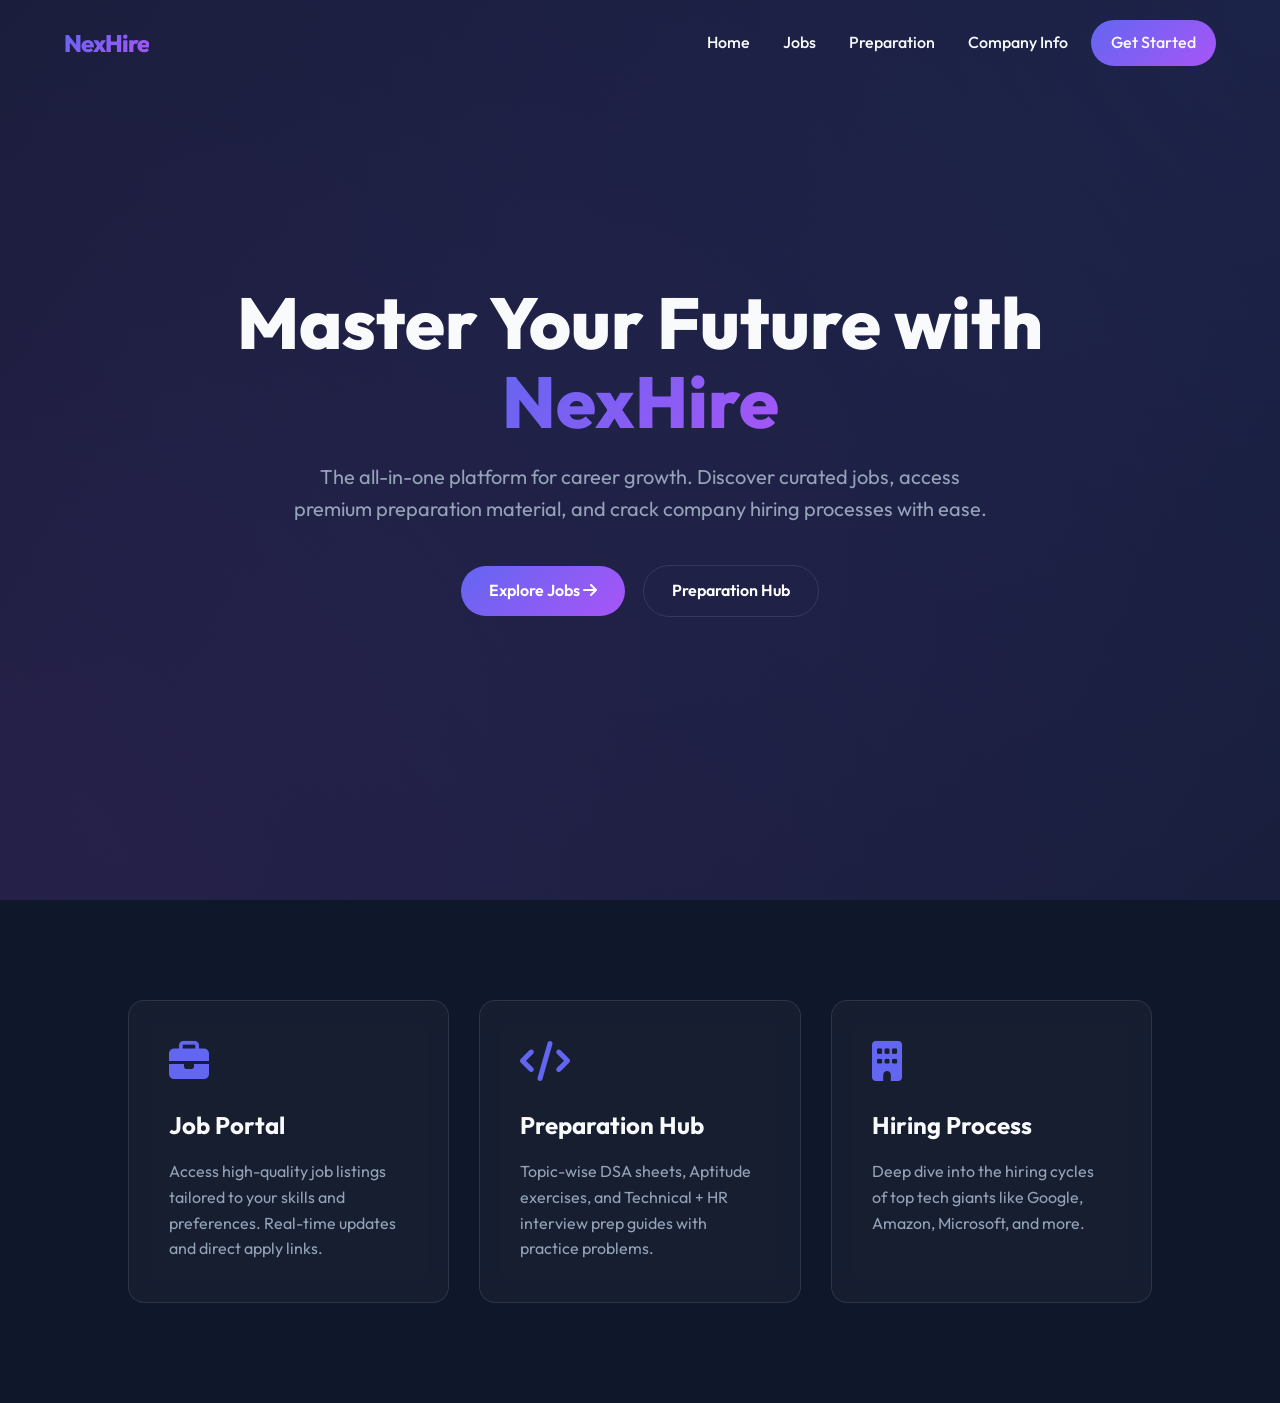
<file: index.html>
<!DOCTYPE html>
<html lang="en">
<head>
    <meta charset="UTF-8">
    <meta name="viewport" content="width=device-width, initial-scale=1.0">
    <title>NexHire | Elite Job Portal & Preparation</title>
    <!-- Google Fonts -->
    <link rel="preconnect" href="https://fonts.googleapis.com">
    <link rel="preconnect" href="https://fonts.gstatic.com" crossorigin>
    <link href="https://fonts.googleapis.com/css2?family=Outfit:wght@300;400;600;800&family=Inter:wght@400;500;700&display=swap" rel="stylesheet">
    <!-- Font Awesome -->
    <link rel="stylesheet" href="https://cdnjs.cloudflare.com/ajax/libs/font-awesome/6.4.0/css/all.min.css">
    <link rel="stylesheet" href="css/styles.css">
    <style>
        .hero {
            height: 100vh;
            display: flex;
            align-items: center;
            justify-content: center;
            flex-direction: column;
            text-align: center;
            padding: 0 5%;
            background: radial-gradient(circle at top right, rgba(99, 102, 241, 0.15), transparent),
                        radial-gradient(circle at bottom left, rgba(168, 85, 247, 0.15), transparent);
        }

        .hero h1 {
            font-size: 4.5rem;
            line-height: 1.1;
            margin-bottom: 20px;
            font-weight: 800;
        }

        .hero p {
            font-size: 1.25rem;
            color: var(--text-muted);
            max-width: 700px;
            margin-bottom: 40px;
        }

        .features {
            display: grid;
            grid-template-columns: repeat(auto-fit, minmax(300px, 1fr));
            gap: 30px;
            padding: 100px 10%;
        }

        .feature-card {
            padding: 40px;
            transition: all 0.4s cubic-bezier(0.175, 0.885, 0.32, 1.275);
            cursor: pointer;
            text-decoration: none;
            color: inherit;
            display: block;
        }

        .feature-card:hover {
            transform: translateY(-15px);
            border-color: var(--primary);
            box-shadow: 0 20px 40px rgba(0, 0, 0, 0.3);
        }

        .feature-card i {
            font-size: 2.5rem;
            margin-bottom: 25px;
            color: var(--primary);
        }

        .feature-card h3 {
            font-size: 1.5rem;
            margin-bottom: 15px;
        }

        .feature-card p {
            color: var(--text-muted);
        }
    </style>
</head>
<body>
    <nav id="navbar">
        <div class="logo gradient-text">NexHire</div>
        <div class="nav-links">
            <a href="index.html">Home</a>
            <a href="jobs.html">Jobs</a>
            <a href="prep.html">Preparation</a>
            <a href="company.html">Company Info</a>
            <a href="prep.html#dsa" class="btn-primary" style="padding: 10px 20px; margin-left: 20px;">Get Started</a>
        </div>
    </nav>

    <header class="hero">
        <h1 class="fade-in">Master Your Future with <br><span class="gradient-text">NexHire</span></h1>
        <p class="fade-in" style="animation-delay: 0.2s;">
            The all-in-one platform for career growth. Discover curated jobs, access premium preparation material, and crack company hiring processes with ease.
        </p>
        <div class="fade-in" style="animation-delay: 0.4s;">
            <a href="jobs.html" class="btn-primary">Explore Jobs <i class="fas fa-arrow-right"></i></a>
            <a href="prep.html" class="btn-primary" style="background: transparent; border: 1px solid var(--glass-border); margin-left: 15px;">Preparation Hub</a>
        </div>
    </header>

    <section class="features">
        <a href="jobs.html" class="feature-card glass fade-in" style="animation-delay: 0.6s;">
            <i class="fas fa-briefcase"></i>
            <h3>Job Portal</h3>
            <p>Access high-quality job listings tailored to your skills and preferences. Real-time updates and direct apply links.</p>
        </a>
        <a href="prep.html" class="feature-card glass fade-in" style="animation-delay: 0.8s;">
            <i class="fas fa-code"></i>
            <h3>Preparation Hub</h3>
            <p>Topic-wise DSA sheets, Aptitude exercises, and Technical + HR interview prep guides with practice problems.</p>
        </a>
        <a href="company.html" class="feature-card glass fade-in" style="animation-delay: 1.0s;">
            <i class="fas fa-building"></i>
            <h3>Hiring Process</h3>
            <p>Deep dive into the hiring cycles of top tech giants like Google, Amazon, Microsoft, and more.</p>
        </a>
    </section>

    <script src="js/main.js"></script>
</body>
</html>
</file>
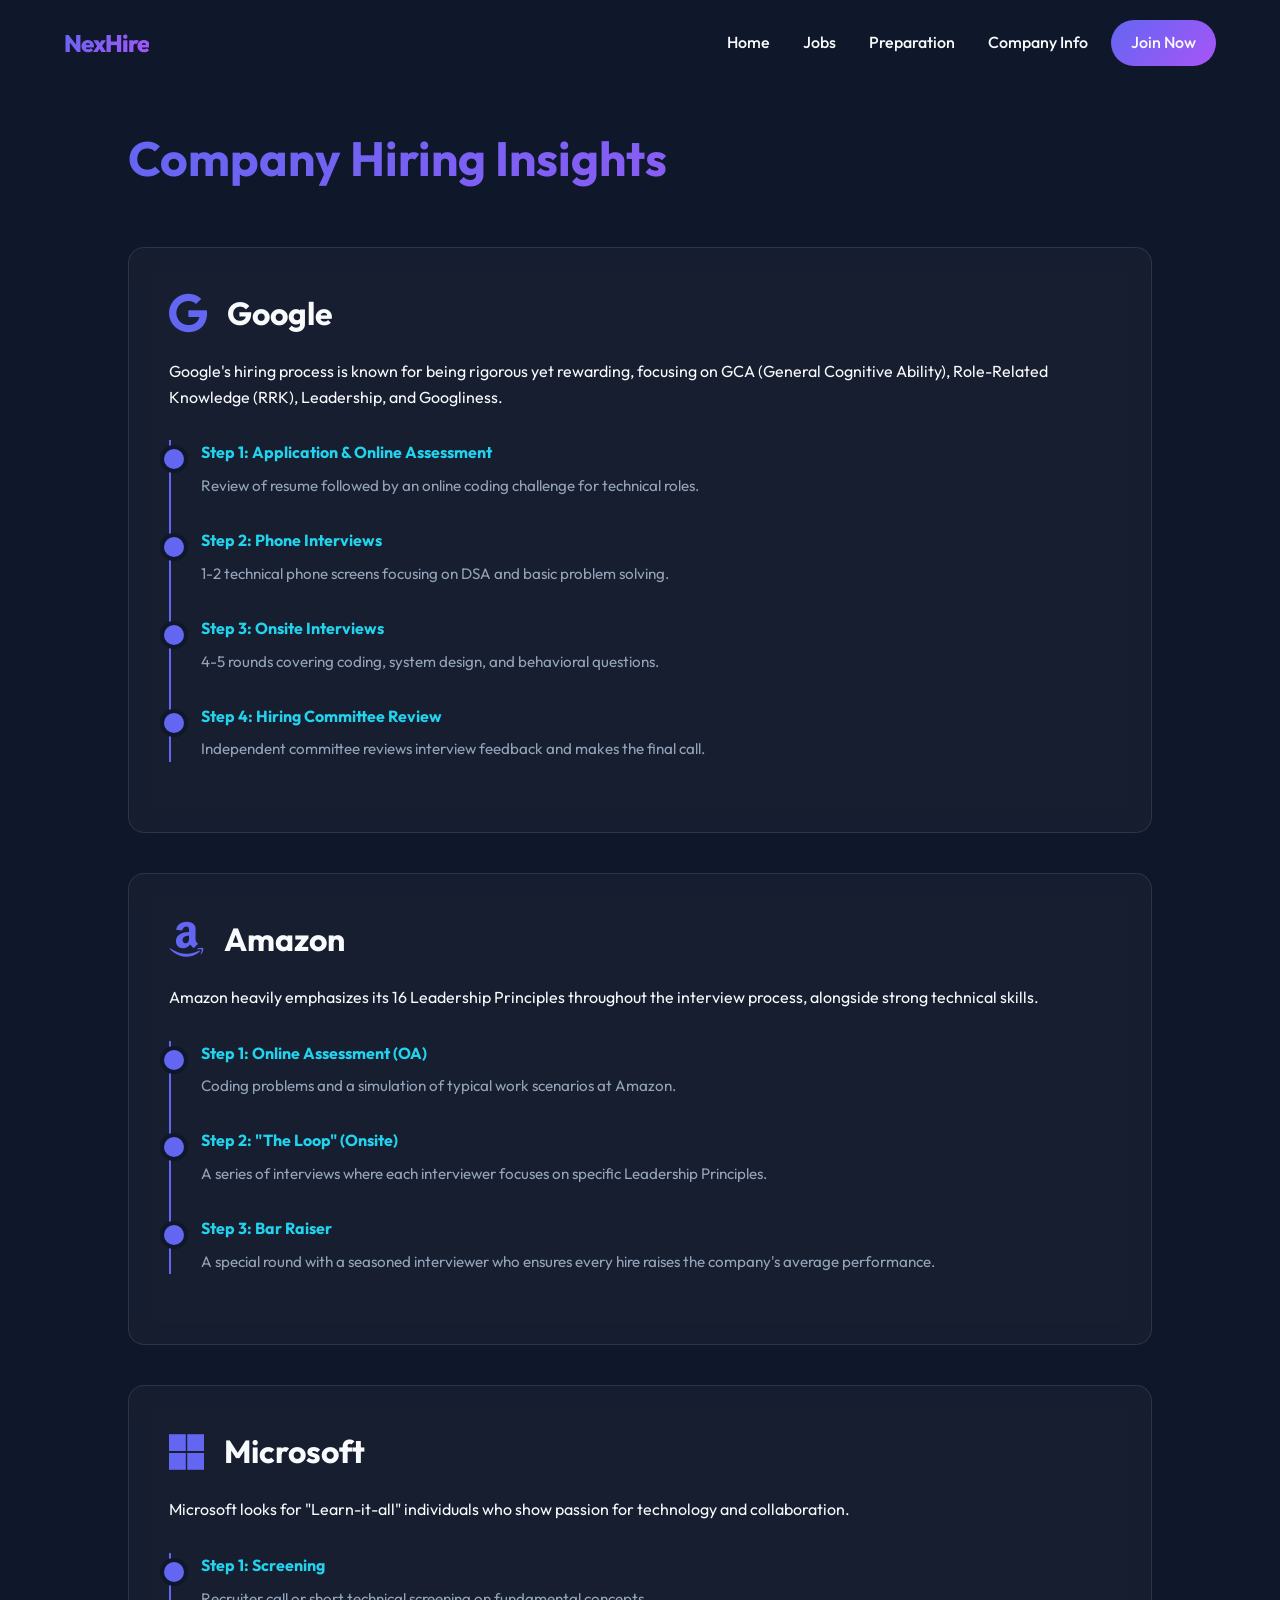
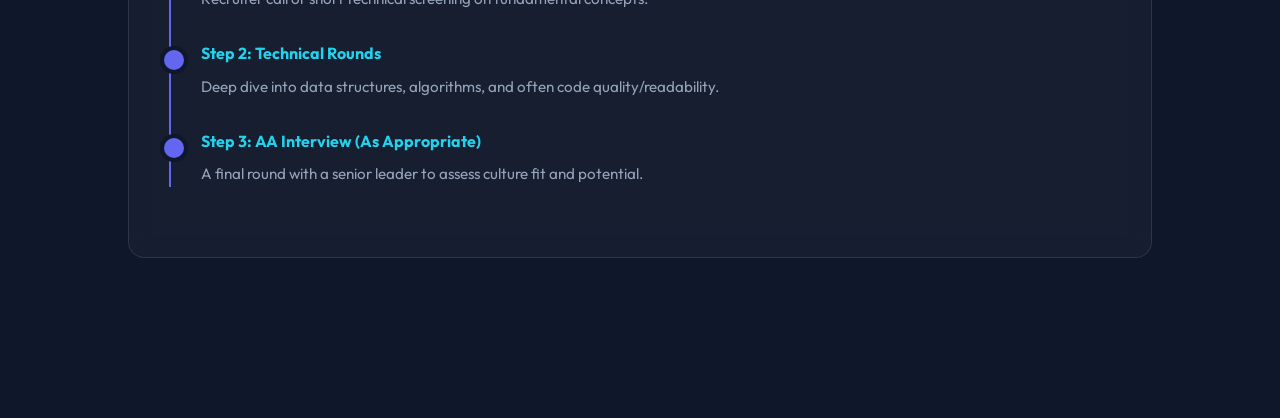
<file: company.html>
<!DOCTYPE html>
<html lang="en">

<head>
    <meta charset="UTF-8">
    <meta name="viewport" content="width=device-width, initial-scale=1.0">
    <title>Company Hiring Process | NexHire</title>
    <link rel="preconnect" href="https://fonts.googleapis.com">
    <link rel="preconnect" href="https://fonts.gstatic.com" crossorigin>
    <link
        href="https://fonts.googleapis.com/css2?family=Outfit:wght@300;400;600;800&family=Inter:wght@400;500;700&display=swap"
        rel="stylesheet">
    <link rel="stylesheet" href="https://cdnjs.cloudflare.com/ajax/libs/font-awesome/6.4.0/css/all.min.css">
    <link rel="stylesheet" href="css/styles.css">
    <style>
        .company-container {
            padding: 120px 10%;
        }

        .company-card {
            padding: 40px;
            margin-bottom: 40px;
        }

        .process-steps {
            position: relative;
            margin-top: 30px;
            padding-left: 30px;
            border-left: 2px solid var(--primary);
        }

        .step {
            position: relative;
            margin-bottom: 30px;
        }

        .step::before {
            content: '';
            position: absolute;
            left: -41px;
            top: 5px;
            width: 20px;
            height: 20px;
            background: var(--primary);
            border-radius: 50%;
            border: 4px solid var(--bg-dark);
        }

        .step h4 {
            color: var(--accent);
            margin-bottom: 8px;
        }

        .step p {
            color: var(--text-muted);
            font-size: 0.95rem;
        }

        .company-header {
            display: flex;
            align-items: center;
            gap: 20px;
            margin-bottom: 20px;
        }

        .company-header i {
            font-size: 2.5rem;
            color: var(--primary);
        }

        .company-header h2 {
            font-size: 2rem;
        }
    </style>
</head>

<body>
    <nav id="navbar" class="scrolled">
        <div class="logo gradient-text">NexHire</div>
        <div class="nav-links">
            <a href="index.html">Home</a>
            <a href="jobs.html">Jobs</a>
            <a href="prep.html">Preparation</a>
            <a href="company.html">Company Info</a>
            <a href="prep.html#dsa" class="btn-primary" style="padding: 10px 20px; margin-left: 20px;">Join Now</a>
        </div>
    </nav>

    <div class="company-container">
        <h1 class="gradient-text" style="font-size: 3rem; margin-bottom: 50px;">Company Hiring Insights</h1>

        <!-- Google -->
        <div class="company-card glass fade-in">
            <div class="company-header">
                <i class="fab fa-google"></i>
                <h2>Google</h2>
            </div>
            <p>Google's hiring process is known for being rigorous yet rewarding, focusing on GCA (General Cognitive
                Ability), Role-Related Knowledge (RRK), Leadership, and Googliness.</p>

            <div class="process-steps">
                <div class="step">
                    <h4>Step 1: Application & Online Assessment</h4>
                    <p>Review of resume followed by an online coding challenge for technical roles.</p>
                </div>
                <div class="step">
                    <h4>Step 2: Phone Interviews</h4>
                    <p>1-2 technical phone screens focusing on DSA and basic problem solving.</p>
                </div>
                <div class="step">
                    <h4>Step 3: Onsite Interviews</h4>
                    <p>4-5 rounds covering coding, system design, and behavioral questions.</p>
                </div>
                <div class="step">
                    <h4>Step 4: Hiring Committee Review</h4>
                    <p>Independent committee reviews interview feedback and makes the final call.</p>
                </div>
            </div>
        </div>

        <!-- Amazon -->
        <div class="company-card glass fade-in">
            <div class="company-header">
                <i class="fab fa-amazon"></i>
                <h2>Amazon</h2>
            </div>
            <p>Amazon heavily emphasizes its 16 Leadership Principles throughout the interview process, alongside strong
                technical skills.</p>

            <div class="process-steps">
                <div class="step">
                    <h4>Step 1: Online Assessment (OA)</h4>
                    <p>Coding problems and a simulation of typical work scenarios at Amazon.</p>
                </div>
                <div class="step">
                    <h4>Step 2: "The Loop" (Onsite)</h4>
                    <p>A series of interviews where each interviewer focuses on specific Leadership Principles.</p>
                </div>
                <div class="step">
                    <h4>Step 3: Bar Raiser</h4>
                    <p>A special round with a seasoned interviewer who ensures every hire raises the company's average
                        performance.</p>
                </div>
            </div>
        </div>

        <!-- Microsoft -->
        <div class="company-card glass fade-in">
            <div class="company-header">
                <i class="fab fa-microsoft"></i>
                <h2>Microsoft</h2>
            </div>
            <p>Microsoft looks for "Learn-it-all" individuals who show passion for technology and collaboration.</p>

            <div class="process-steps">
                <div class="step">
                    <h4>Step 1: Screening</h4>
                    <p>Recruiter call or short technical screening on fundamental concepts.</p>
                </div>
                <div class="step">
                    <h4>Step 2: Technical Rounds</h4>
                    <p>Deep dive into data structures, algorithms, and often code quality/readability.</p>
                </div>
                <div class="step">
                    <h4>Step 3: AA Interview (As Appropriate)</h4>
                    <p>A final round with a senior leader to assess culture fit and potential.</p>
                </div>
            </div>
        </div>
    </div>

    <script src="js/main.js"></script>
</body>

</html>
</file>
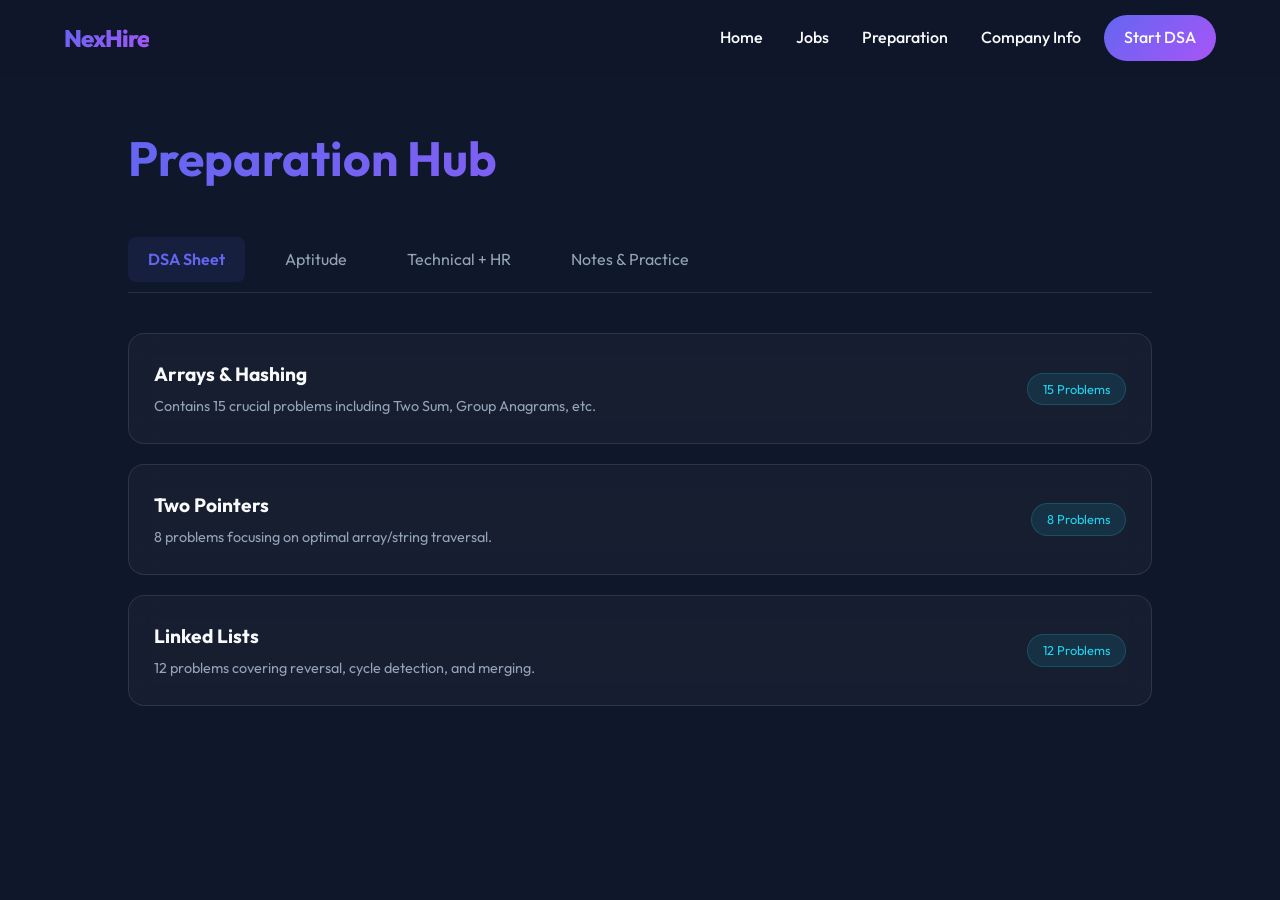
<file: prep.html>
<!DOCTYPE html>
<html lang="en">

<head>
    <meta charset="UTF-8">
    <meta name="viewport" content="width=device-width, initial-scale=1.0">
    <title>Preparation Hub | NexHire</title>
    <link rel="preconnect" href="https://fonts.googleapis.com">
    <link rel="preconnect" href="https://fonts.gstatic.com" crossorigin>
    <link
        href="https://fonts.googleapis.com/css2?family=Outfit:wght@300;400;600;800&family=Inter:wght@400;500;700&display=swap"
        rel="stylesheet">
    <link rel="stylesheet" href="https://cdnjs.cloudflare.com/ajax/libs/font-awesome/6.4.0/css/all.min.css">
    <link rel="stylesheet" href="css/styles.css">
    <style>
        .prep-container {
            padding: 120px 10%;
        }

        .tabs {
            display: flex;
            gap: 20px;
            margin-bottom: 40px;
            border-bottom: 1px solid var(--glass-border);
            padding-bottom: 10px;
        }

        .tab {
            padding: 10px 20px;
            cursor: pointer;
            color: var(--text-muted);
            transition: all 0.3s;
            border-radius: 8px;
        }

        .tab.active {
            color: var(--primary);
            background: rgba(99, 102, 241, 0.1);
            font-weight: 600;
        }

        .section-content {
            display: none;
        }

        .section-content.active {
            display: block;
        }

        .topic-card {
            padding: 25px;
            margin-bottom: 20px;
            display: flex;
            justify-content: space-between;
            align-items: center;
        }

        .topic-info h4 {
            font-size: 1.2rem;
            margin-bottom: 5px;
        }

        .topic-info p {
            color: var(--text-muted);
            font-size: 0.9rem;
        }

        .status-badge {
            padding: 5px 15px;
            border-radius: 20px;
            font-size: 0.8rem;
            background: rgba(34, 211, 238, 0.1);
            color: var(--accent);
            border: 1px solid rgba(34, 211, 238, 0.2);
        }

        .notes-list {
            display: grid;
            grid-template-columns: repeat(auto-fit, minmax(250px, 1fr));
            gap: 20px;
        }

        .note-card {
            padding: 25px;
            text-align: center;
        }

        .note-card i {
            font-size: 2rem;
            color: var(--secondary);
            margin-bottom: 15px;
        }
    </style>
</head>

<body>
    <nav id="navbar" class="scrolled">
        <div class="logo gradient-text">NexHire</div>
        <div class="nav-links">
            <a href="index.html">Home</a>
            <a href="jobs.html">Jobs</a>
            <a href="prep.html">Preparation</a>
            <a href="company.html">Company Info</a>
            <a href="prep.html#dsa" class="btn-primary" style="padding: 10px 20px; margin-left: 20px;">Start DSA</a>
        </div>
    </nav>

    <div class="prep-container">
        <h1 class="gradient-text" style="font-size: 3rem; margin-bottom: 40px;">Preparation Hub</h1>

        <div class="tabs">
            <div class="tab active" data-target="dsa">DSA Sheet</div>
            <div class="tab" data-target="apti">Aptitude</div>
            <div class="tab" data-target="tech">Technical + HR</div>
            <div class="tab" data-target="notes">Notes & Practice</div>
        </div>

        <!-- DSA Sheet -->
        <div id="dsa" class="section-content active">
            <div class="topic-card glass fade-in">
                <div class="topic-info">
                    <h4>Arrays & Hashing</h4>
                    <p>Contains 15 crucial problems including Two Sum, Group Anagrams, etc.</p>
                </div>
                <div class="status-badge">15 Problems</div>
            </div>
            <div class="topic-card glass fade-in">
                <div class="topic-info">
                    <h4>Two Pointers</h4>
                    <p>8 problems focusing on optimal array/string traversal.</p>
                </div>
                <div class="status-badge">8 Problems</div>
            </div>
            <div class="topic-card glass fade-in">
                <div class="topic-info">
                    <h4>Linked Lists</h4>
                    <p>12 problems covering reversal, cycle detection, and merging.</p>
                </div>
                <div class="status-badge">12 Problems</div>
            </div>
        </div>

        <!-- Aptitude -->
        <div id="apti" class="section-content">
            <div class="topic-card glass">
                <div class="topic-info">
                    <h4>Quantitative Aptitude</h4>
                    <p>Time & Work, Profit & Loss, Percentages, and more.</p>
                </div>
            </div>
            <div class="topic-card glass">
                <div class="topic-info">
                    <h4>Logical Reasoning</h4>
                    <p>Syllogisms, Blood Relations, Seating Arrangement.</p>
                </div>
            </div>
        </div>

        <!-- Technical + HR -->
        <div id="tech" class="section-content">
            <div class="topic-card glass">
                <div class="topic-info">
                    <h4>Core CS Fundamentals</h4>
                    <p>OS, DBMS, Networking, and OOPS concept guides.</p>
                </div>
            </div>
            <div class="topic-card glass">
                <div class="topic-info">
                    <h4>HR Interview Preparation</h4>
                    <p>Common questions, STAR method, and body language tips.</p>
                </div>
            </div>
        </div>

        <!-- Notes -->
        <div id="notes" class="section-content">
            <div class="notes-list">
                <div class="note-card glass">
                    <i class="fas fa-file-pdf"></i>
                    <h4>OS Quick Revision</h4>
                    <p>Simplified notes for last-minute prep.</p>
                </div>
                <div class="note-card glass">
                    <i class="fas fa-file-word"></i>
                    <h4>DBMS Cheat Sheet</h4>
                    <p>SQL queries and normalization rules.</p>
                </div>
                <div class="note-card glass">
                    <i class="fas fa-tasks"></i>
                    <h4>Mock Tests</h4>
                    <p>Timed practice sets for self-evaluation.</p>
                </div>
            </div>
        </div>
    </div>

    <script src="js/main.js"></script>
    <script>
        document.querySelectorAll('.tab').forEach(tab => {
            tab.addEventListener('click', () => {
                document.querySelectorAll('.tab').forEach(t => t.classList.remove('active'));
                document.querySelectorAll('.section-content').forEach(s => s.classList.remove('active'));

                tab.classList.add('active');
                document.getElementById(tab.dataset.target).classList.add('active');
            });
        });
    </script>
</body>

</html>
</file>
<file: css/styles.css>
/* Global Design System */
:root {
    --bg-dark: #0f172a;
    --bg-card: rgba(30, 41, 59, 0.7);
    --primary: #6366f1;
    --secondary: #a855f7;
    --text-main: #f8fafc;
    --text-muted: #94a3b8;
    --accent: #22d3ee;
    --glass: rgba(255, 255, 255, 0.03);
    --glass-border: rgba(255, 255, 255, 0.1);
    --gradient: linear-gradient(135deg, #6366f1, #a855f7);
}

* {
    margin: 0;
    padding: 0;
    box-sizing: border-box;
    font-family: 'Outfit', 'Inter', sans-serif;
}

body {
    background-color: var(--bg-dark);
    color: var(--text-main);
    line-height: 1.6;
    overflow-x: hidden;
}

/* Animations */
@keyframes fadeIn {
    from { opacity: 0; transform: translateY(20px); }
    to { opacity: 1; transform: translateY(0); }
}

@keyframes glow {
    0% { box-shadow: 0 0 5px rgba(99, 102, 241, 0.2); }
    50% { box-shadow: 0 0 20px rgba(99, 102, 241, 0.5); }
    100% { box-shadow: 0 0 5px rgba(99, 102, 241, 0.2); }
}

.fade-in {
    animation: fadeIn 0.8s ease-out forwards;
}

/* Scrollbar */
::-webkit-scrollbar {
    width: 8px;
}
::-webkit-scrollbar-track {
    background: var(--bg-dark);
}
::-webkit-scrollbar-thumb {
    background: var(--glass-border);
    border-radius: 10px;
}
::-webkit-scrollbar-thumb:hover {
    background: var(--primary);
}

/* Utility Classes */
.glass {
    background: var(--glass);
    backdrop-filter: blur(12px);
    -webkit-backdrop-filter: blur(12px);
    border: 1px solid var(--glass-border);
    border-radius: 16px;
}

.gradient-text {
    background: var(--gradient);
    -webkit-background-clip: text;
    -webkit-text-fill-color: transparent;
}

.btn-primary {
    background: var(--gradient);
    color: white;
    padding: 12px 28px;
    border-radius: 30px;
    border: none;
    font-weight: 600;
    cursor: pointer;
    transition: all 0.3s ease;
    text-decoration: none;
    display: inline-block;
}

.btn-primary:hover {
    transform: scale(1.05);
    filter: brightness(1.1);
    box-shadow: 0 10px 20px rgba(99, 102, 241, 0.3);
}

/* Navbar */
nav {
    position: fixed;
    top: 0;
    width: 100%;
    z-index: 1000;
    padding: 20px 5%;
    display: flex;
    justify-content: space-between;
    align-items: center;
    transition: all 0.3s ease;
}

nav.scrolled {
    background: rgba(15, 23, 42, 0.8);
    backdrop-filter: blur(10px);
    padding: 15px 5%;
}

.logo {
    font-size: 1.5rem;
    font-weight: 800;
    letter-spacing: -1px;
}

.nav-links a {
    color: var(--text-main);
    text-decoration: none;
    margin-left: 30px;
    font-weight: 500;
    transition: color 0.3s;
}

.nav-links a:hover {
    color: var(--primary);
}
</file>
